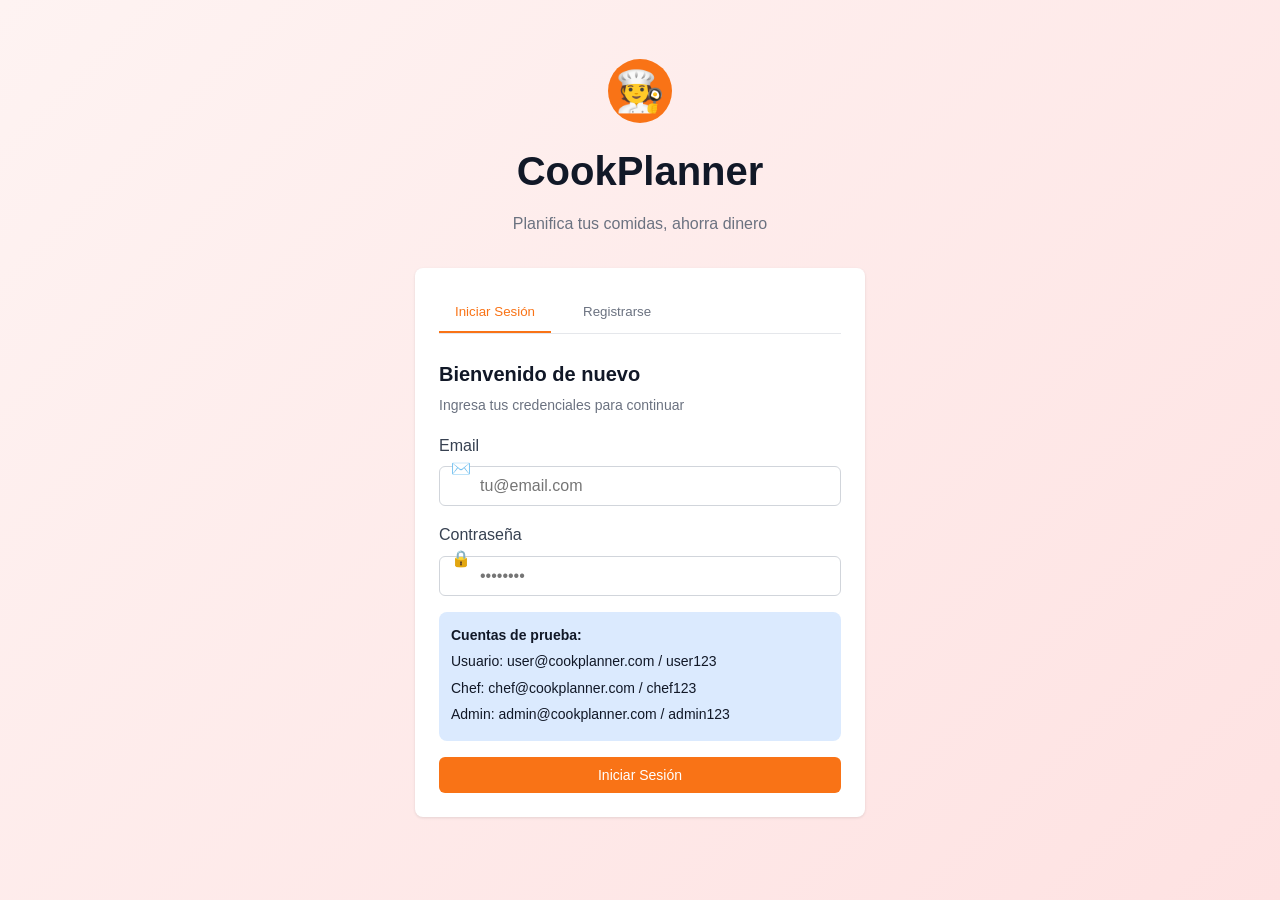
<file: index.html>
<!DOCTYPE html>
<html lang="es">
<head>
  <meta charset="UTF-8">
  <meta name="viewport" content="width=device-width, initial-scale=1.0">
  <title>CookPlanner - Login</title>
  <link rel="stylesheet" href="css/styles.css">
  <style>
    .login-container {
      min-height: 100vh;
      display: flex;
      align-items: center;
      justify-content: center;
      background: linear-gradient(135deg, #fef3f2 0%, #fee2e2 100%);
      padding: 1rem;
    }
    
    .login-box {
      width: 100%;
      max-width: 450px;
    }
    
    .login-header {
      text-align: center;
      margin-bottom: 2rem;
    }
    
    .login-icon {
      width: 64px;
      height: 64px;
      background-color: #f97316;
      border-radius: 50%;
      display: inline-flex;
      align-items: center;
      justify-content: center;
      margin-bottom: 1rem;
      font-size: 2.5rem;
    }
    
    .login-header h1 {
      font-size: 2.5rem;
      margin-bottom: 0.5rem;
      color: #111827;
    }
    
    .login-header p {
      color: #6b7280;
    }
    
    .input-group {
      position: relative;
      margin-bottom: 1rem;
    }
    
    .input-icon {
      position: absolute;
      left: 0.75rem;
      top: 50%;
      transform: translateY(-50%);
      color: #9ca3af;
      font-size: 1rem;
    }
    
    .input-with-icon {
      padding-left: 2.5rem;
    }
    
    .demo-info {
      background-color: #dbeafe;
      padding: 0.75rem;
      border-radius: 0.5rem;
      font-size: 0.875rem;
      margin-bottom: 1rem;
    }
    
    .demo-info p {
      margin-bottom: 0.25rem;
    }
    
    .demo-info strong {
      font-weight: 600;
    }
  </style>
</head>
<body>
  <div class="login-container">
    <div class="login-box">
      <div class="login-header">
        <div class="login-icon">🧑‍🍳</div>
        <h1>CookPlanner</h1>
        <p>Planifica tus comidas, ahorra dinero</p>
      </div>
      
      <div class="card">

        <div class="tabs">
          <button class="tab active" onclick="switchTab('login')">Iniciar Sesión</button>
          <button class="tab" onclick="switchTab('register')">Registrarse</button>
        </div>
        

        <div id="error-alert" class="alert alert-error hidden">
          <span id="error-message"></span>
        </div>
        

        <div id="login-form">
          <div class="card-header">
            <h2 class="card-title">Bienvenido de nuevo</h2>
            <p class="card-description">Ingresa tus credenciales para continuar</p>
          </div>
          
          <form onsubmit="handleLogin(event)">
            <div class="input-group">
              <label for="login-email">Email</label>
              <span class="input-icon">✉️</span>
              <input 
                type="email" 
                id="login-email" 
                class="input-with-icon" 
                placeholder="tu@email.com" 
                required
              >
            </div>
            
            <div class="input-group">
              <label for="login-password">Contraseña</label>
              <span class="input-icon">🔒</span>
              <input 
                type="password" 
                id="login-password" 
                class="input-with-icon" 
                placeholder="••••••••" 
                required
              >
            </div>
            
            <div class="demo-info">
              <p><strong>Cuentas de prueba:</strong></p>
              <p>Usuario: user@cookplanner.com / user123</p>
              <p>Chef: chef@cookplanner.com / chef123</p>
              <p>Admin: admin@cookplanner.com / admin123</p>
            </div>
            
            <button type="submit" class="btn btn-primary" style="width: 100%;">
              Iniciar Sesión
            </button>
          </form>
        </div>
        

        <div id="register-form" class="hidden">
          <div class="card-header">
            <h2 class="card-title">Crear cuenta</h2>
            <p class="card-description">Regístrate para comenzar a planificar</p>
          </div>
          
          <form onsubmit="handleRegister(event)">
            <div class="input-group">
              <label for="register-name">Nombre completo</label>
              <span class="input-icon">👤</span>
              <input 
                type="text" 
                id="register-name" 
                class="input-with-icon" 
                placeholder="Tu nombre" 
                required
              >
            </div>
            
            <div class="input-group">
              <label for="register-email">Email</label>
              <span class="input-icon">✉️</span>
              <input 
                type="email" 
                id="register-email" 
                class="input-with-icon" 
                placeholder="tu@email.com" 
                required
              >
            </div>
            
            <div class="input-group">
              <label for="register-password">Contraseña</label>
              <span class="input-icon">🔒</span>
              <input 
                type="password" 
                id="register-password" 
                class="input-with-icon" 
                placeholder="Mínimo 6 caracteres" 
                minlength="6" 
                required
              >
            </div>
            
            <button type="submit" class="btn btn-primary" style="width: 100%;">
              Registrarse
            </button>
          </form>
        </div>
      </div>
    </div>
  </div>
  
  <script src="js/data.js"></script>
  <script>

    function switchTab(tab) {
      const tabs = document.querySelectorAll('.tab');
      const loginForm = document.getElementById('login-form');
      const registerForm = document.getElementById('register-form');
      const errorAlert = document.getElementById('error-alert');
      
      tabs.forEach(t => t.classList.remove('active'));
      errorAlert.classList.add('hidden');
      
      if (tab === 'login') {
        tabs[0].classList.add('active');
        loginForm.classList.remove('hidden');
        registerForm.classList.add('hidden');
      } else {
        tabs[1].classList.add('active');
        loginForm.classList.add('hidden');
        registerForm.classList.remove('hidden');
      }
    }
    

    function showError(message) {
      const errorAlert = document.getElementById('error-alert');
      const errorMessage = document.getElementById('error-message');
      errorMessage.textContent = message;
      errorAlert.classList.remove('hidden');
    }
    

    function handleLogin(event) {
      event.preventDefault();
      
      const email = document.getElementById('login-email').value;
      const password = document.getElementById('login-password').value;
      
      if (!email || !password) {
        showError('Por favor completa todos los campos');
        return;
      }
      
      const success = login(email, password);
      
      if (success) {
        window.location.href = 'home.html';
      } else {
        showError('Credenciales incorrectas');
      }
    }
    

    function handleRegister(event) {
      event.preventDefault();
      
      const name = document.getElementById('register-name').value;
      const email = document.getElementById('register-email').value;
      const password = document.getElementById('register-password').value;
      
      if (!name || !email || !password) {
        showError('Por favor completa todos los campos');
        return;
      }
      
      if (password.length < 6) {
        showError('La contraseña debe tener al menos 6 caracteres');
        return;
      }
      
      const success = register(email, password, name);
      
      if (success) {
        window.location.href = 'home.html';
      } else {
        showError('El email ya está registrado');
      }
    }
    

    if (getCurrentUser()) {
      window.location.href = 'home.html';
    }
  </script>
</body>
</html>
</file>
<file: css/styles.css>
* {
  margin: 0;
  padding: 0;
  box-sizing: border-box;
}

body {
  font-family: -apple-system, BlinkMacSystemFont, 'Segoe UI', Roboto, 'Helvetica Neue', Arial, sans-serif;
  background-color: #f9fafb;
  color: #111827;
  line-height: 1.6;
}


.container {
  max-width: 1200px;
  margin: 0 auto;
  padding: 20px;
}


.navbar {
  background: white;
  border-bottom: 1px solid #e5e7eb;
  padding: 1rem 2rem;
  box-shadow: 0 1px 3px rgba(0,0,0,0.1);
}

.navbar-content {
  max-width: 1200px;
  margin: 0 auto;
  display: flex;
  justify-content: space-between;
  align-items: center;
}

.navbar-brand {
  display: flex;
  align-items: center;
  gap: 0.5rem;
  font-size: 1.5rem;
  font-weight: bold;
  color: #f97316;
  text-decoration: none;
}

.navbar-links {
  display: flex;
  gap: 1.5rem;
  align-items: center;
}

.navbar-links a {
  color: #6b7280;
  text-decoration: none;
  padding: 0.5rem 1rem;
  border-radius: 0.375rem;
  transition: all 0.2s;
}

.navbar-links a:hover,
.navbar-links a.active {
  background-color: #fef3f2;
  color: #f97316;
}

.navbar-user {
  display: flex;
  align-items: center;
  gap: 1rem;
}


.card {
  background: white;
  border-radius: 0.5rem;
  box-shadow: 0 1px 3px rgba(0,0,0,0.1);
  padding: 1.5rem;
  margin-bottom: 1.5rem;
}

.card-header {
  margin-bottom: 1rem;
}

.card-title {
  font-size: 1.25rem;
  font-weight: 600;
  margin-bottom: 0.25rem;
}

.card-description {
  color: #6b7280;
  font-size: 0.875rem;
}


.form-group {
  margin-bottom: 1rem;
}

label {
  display: block;
  font-weight: 500;
  margin-bottom: 0.5rem;
  color: #374151;
}

input,
textarea,
select {
  width: 100%;
  padding: 0.625rem 0.75rem;
  border: 1px solid #d1d5db;
  border-radius: 0.375rem;
  font-size: 1rem;
  transition: border-color 0.2s;
}

input:focus,
textarea:focus,
select:focus {
  outline: none;
  border-color: #f97316;
  box-shadow: 0 0 0 3px rgba(249, 115, 22, 0.1);
}


.btn {
  display: inline-flex;
  align-items: center;
  justify-content: center;
  padding: 0.625rem 1.25rem;
  font-size: 0.875rem;
  font-weight: 500;
  border-radius: 0.375rem;
  border: none;
  cursor: pointer;
  transition: all 0.2s;
  text-decoration: none;
  gap: 0.5rem;
}

.btn-primary {
  background-color: #f97316;
  color: white;
}

.btn-primary:hover {
  background-color: #ea580c;
}

.btn-secondary {
  background-color: #f3f4f6;
  color: #374151;
}

.btn-secondary:hover {
  background-color: #e5e7eb;
}

.btn-outline {
  background-color: white;
  border: 1px solid #d1d5db;
  color: #374151;
}

.btn-outline:hover {
  background-color: #f9fafb;
}

.btn:disabled {
  opacity: 0.5;
  cursor: not-allowed;
}


.grid {
  display: grid;
  gap: 1.5rem;
}

.grid-2 {
  grid-template-columns: repeat(auto-fit, minmax(300px, 1fr));
}

.grid-3 {
  grid-template-columns: repeat(auto-fit, minmax(250px, 1fr));
}

.grid-4 {
  grid-template-columns: repeat(auto-fit, minmax(200px, 1fr));
}


.badge {
  display: inline-flex;
  align-items: center;
  padding: 0.25rem 0.75rem;
  font-size: 0.75rem;
  font-weight: 500;
  border-radius: 9999px;
  background-color: #f3f4f6;
  color: #1f2937;
}

.badge-primary {
  background-color: #fef3f2;
  color: #f97316;
}

.badge-success {
  background-color: #dcfce7;
  color: #16a34a;
}

.badge-warning {
  background-color: #fef9c3;
  color: #ca8a04;
}

.badge-danger {
  background-color: #fee2e2;
  color: #dc2626;
}


.alert {
  padding: 1rem;
  border-radius: 0.375rem;
  margin-bottom: 1rem;
  display: flex;
  align-items: center;
  gap: 0.5rem;
}

.alert-success {
  background-color: #dcfce7;
  color: #166534;
  border: 1px solid #bbf7d0;
}

.alert-error {
  background-color: #fee2e2;
  color: #991b1b;
  border: 1px solid #fecaca;
}

.alert-info {
  background-color: #dbeafe;
  color: #1e40af;
  border: 1px solid #bfdbfe;
}


.tabs {
  border-bottom: 1px solid #e5e7eb;
  display: flex;
  gap: 1rem;
  margin-bottom: 1.5rem;
}

.tab {
  padding: 0.75rem 1rem;
  border-bottom: 2px solid transparent;
  cursor: pointer;
  color: #6b7280;
  font-weight: 500;
  transition: all 0.2s;
  background: none;
  border-top: none;
  border-left: none;
  border-right: none;
}

.tab.active {
  color: #f97316;
  border-bottom-color: #f97316;
}


.modal {
  display: none;
  position: fixed;
  top: 0;
  left: 0;
  width: 100%;
  height: 100%;
  background-color: rgba(0, 0, 0, 0.5);
  z-index: 1000;
  align-items: center;
  justify-content: center;
  padding: 1rem;
}

.modal.active {
  display: flex;
}

.modal-content {
  background: white;
  border-radius: 0.5rem;
  max-width: 600px;
  width: 100%;
  max-height: 90vh;
  overflow-y: auto;
  padding: 1.5rem;
}

.modal-header {
  display: flex;
  justify-content: space-between;
  align-items: center;
  margin-bottom: 1rem;
}

.modal-close {
  background: none;
  border: none;
  font-size: 1.5rem;
  cursor: pointer;
  color: #6b7280;
}


table {
  width: 100%;
  border-collapse: collapse;
}

th,
td {
  padding: 0.75rem;
  text-align: left;
  border-bottom: 1px solid #e5e7eb;
}

th {
  font-weight: 600;
  color: #374151;
  background-color: #f9fafb;
}

tr:hover {
  background-color: #f9fafb;
}


.flex {
  display: flex;
}

.flex-between {
  display: flex;
  justify-content: space-between;
  align-items: center;
}

.flex-center {
  display: flex;
  align-items: center;
  justify-content: center;
}

.gap-1 {
  gap: 0.25rem;
}

.gap-2 {
  gap: 0.5rem;
}

.gap-3 {
  gap: 0.75rem;
}

.gap-4 {
  gap: 1rem;
}

.mb-2 {
  margin-bottom: 0.5rem;
}

.mb-4 {
  margin-bottom: 1rem;
}

.mb-6 {
  margin-bottom: 1.5rem;
}

.mt-2 {
  margin-top: 0.5rem;
}

.mt-4 {
  margin-top: 1rem;
}

.text-center {
  text-align: center;
}

.text-right {
  text-align: right;
}

.text-sm {
  font-size: 0.875rem;
}

.text-lg {
  font-size: 1.125rem;
}

.text-xl {
  font-size: 1.25rem;
}

.text-2xl {
  font-size: 1.5rem;
}

.text-3xl {
  font-size: 1.875rem;
}

.text-gray {
  color: #6b7280;
}

.text-orange {
  color: #f97316;
}

.font-bold {
  font-weight: 700;
}

.font-semibold {
  font-weight: 600;
}

.hidden {
  display: none !important;
}


@media (max-width: 768px) {
  .navbar-links {
    gap: 0.5rem;
  }

  .navbar-links a {
    padding: 0.5rem;
    font-size: 0.875rem;
  }

  .grid-2,
  .grid-3,
  .grid-4 {
    grid-template-columns: 1fr;
  }

  .container {
    padding: 1rem;
  }
}


.stars {
  display: inline-flex;
  gap: 0.25rem;
}

.star {
  color: #d1d5db;
  font-size: 1rem;
}

.star.filled {
  color: #fbbf24;
}

.star-button {
  background: none;
  border: none;
  cursor: pointer;
  padding: 0;
  transition: transform 0.2s;
}

.star-button:hover {
  transform: scale(1.1);
}


.recipe-card {
  background: white;
  border-radius: 0.5rem;
  overflow: hidden;
  box-shadow: 0 1px 3px rgba(0,0,0,0.1);
  transition: box-shadow 0.2s;
}

.recipe-card:hover {
  box-shadow: 0 4px 6px rgba(0,0,0,0.15);
}

.recipe-card img {
  width: 100%;
  height: 200px;
  object-fit: cover;
}

.recipe-card-content {
  padding: 1rem;
}

.recipe-card-title {
  font-size: 1.125rem;
  font-weight: 600;
  margin-bottom: 0.5rem;
  overflow: hidden;
  text-overflow: ellipsis;
  white-space: nowrap;
}

.recipe-card-description {
  color: #6b7280;
  font-size: 0.875rem;
  margin-bottom: 0.75rem;
  overflow: hidden;
  display: -webkit-box;
  -webkit-line-clamp: 2;
  -webkit-box-orient: vertical;
}

.recipe-card-footer {
  display: flex;
  justify-content: space-between;
  align-items: center;
  padding-top: 0.75rem;
  border-top: 1px solid #e5e7eb;
  font-size: 0.875rem;
  color: #6b7280;
}


.hero {
  background: linear-gradient(135deg, #f97316 0%, #dc2626 100%);
  color: white;
  padding: 3rem 2rem;
  border-radius: 1rem;
  margin-bottom: 2rem;
}

.hero h1 {
  font-size: 2.5rem;
  margin-bottom: 0.5rem;
}

.hero p {
  font-size: 1.125rem;
  opacity: 0.95;
}


.loading {
  text-align: center;
  padding: 3rem;
  color: #6b7280;
}

.spinner {
  border: 3px solid #f3f4f6;
  border-top: 3px solid #f97316;
  border-radius: 50%;
  width: 40px;
  height: 40px;
  animation: spin 1s linear infinite;
  margin: 0 auto 1rem;
}

@keyframes spin {
  0% { transform: rotate(0deg); }
  100% { transform: rotate(360deg); }
}
</file>
